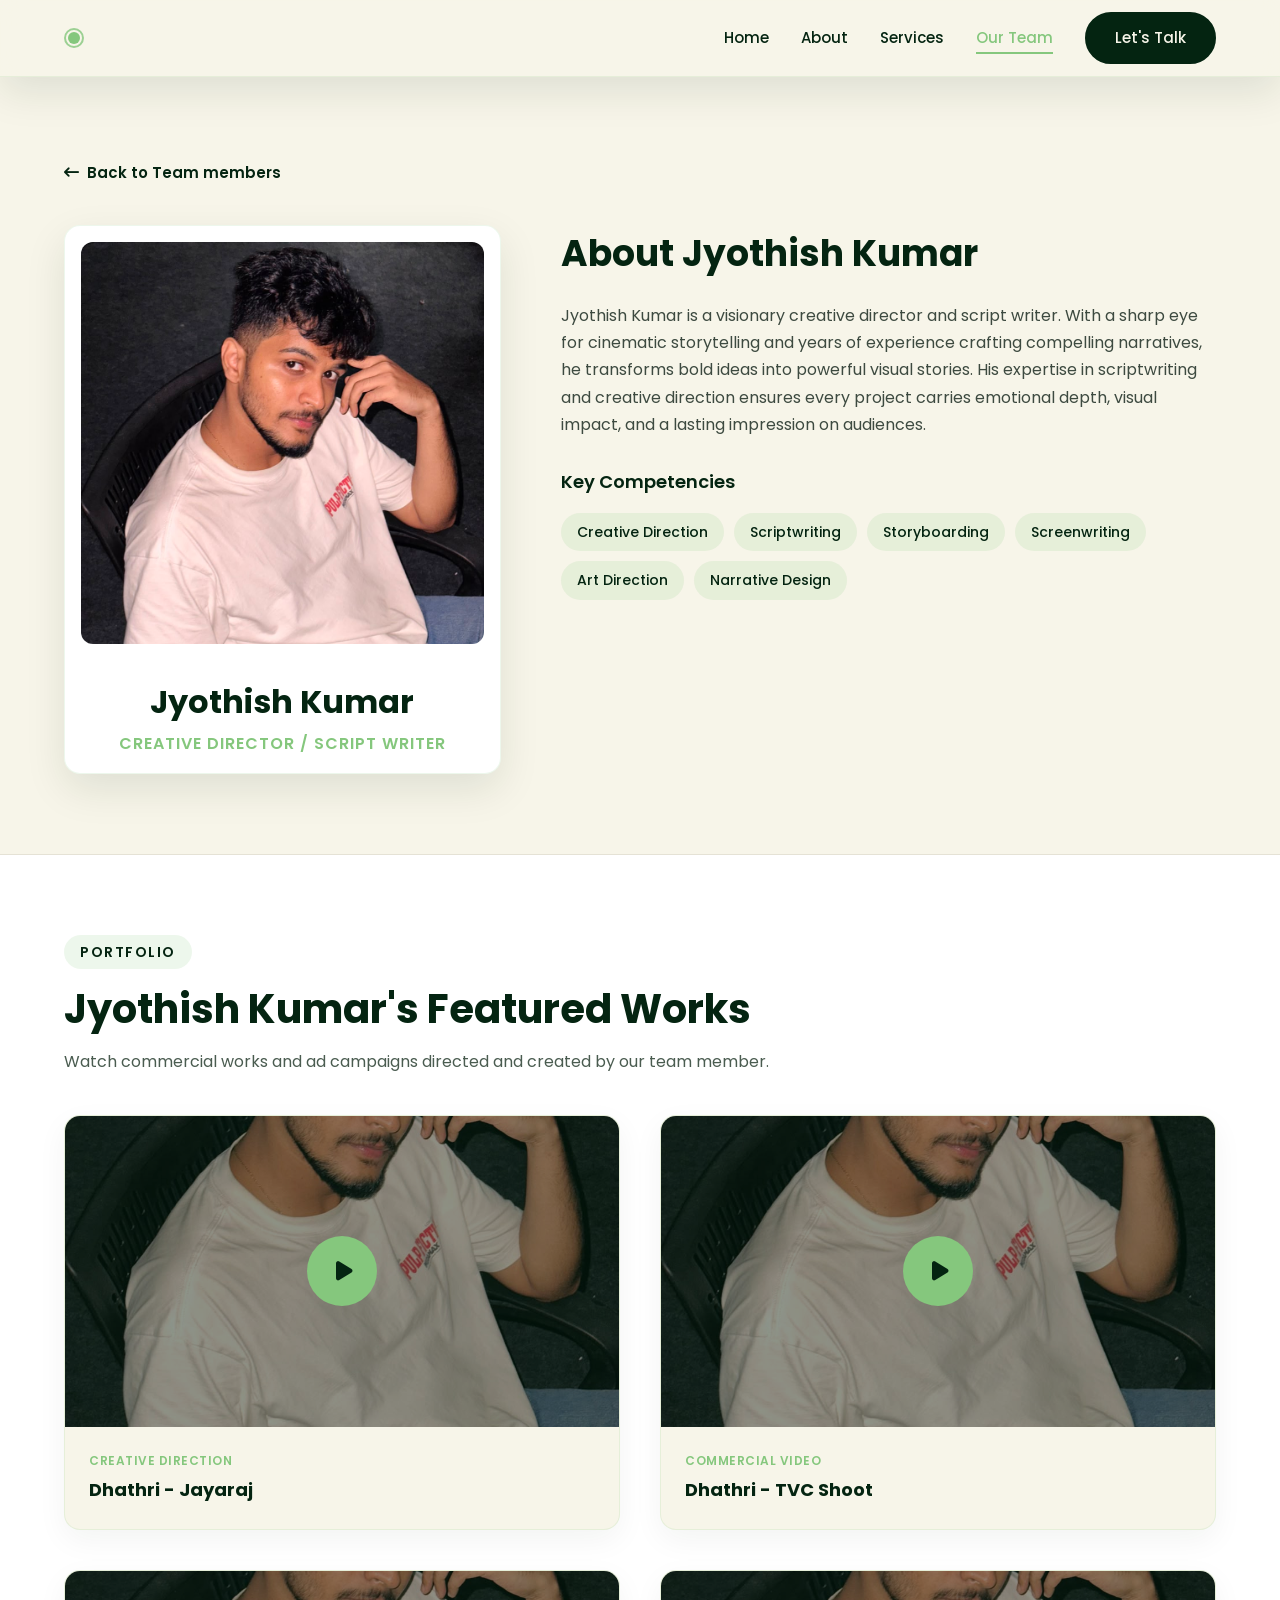
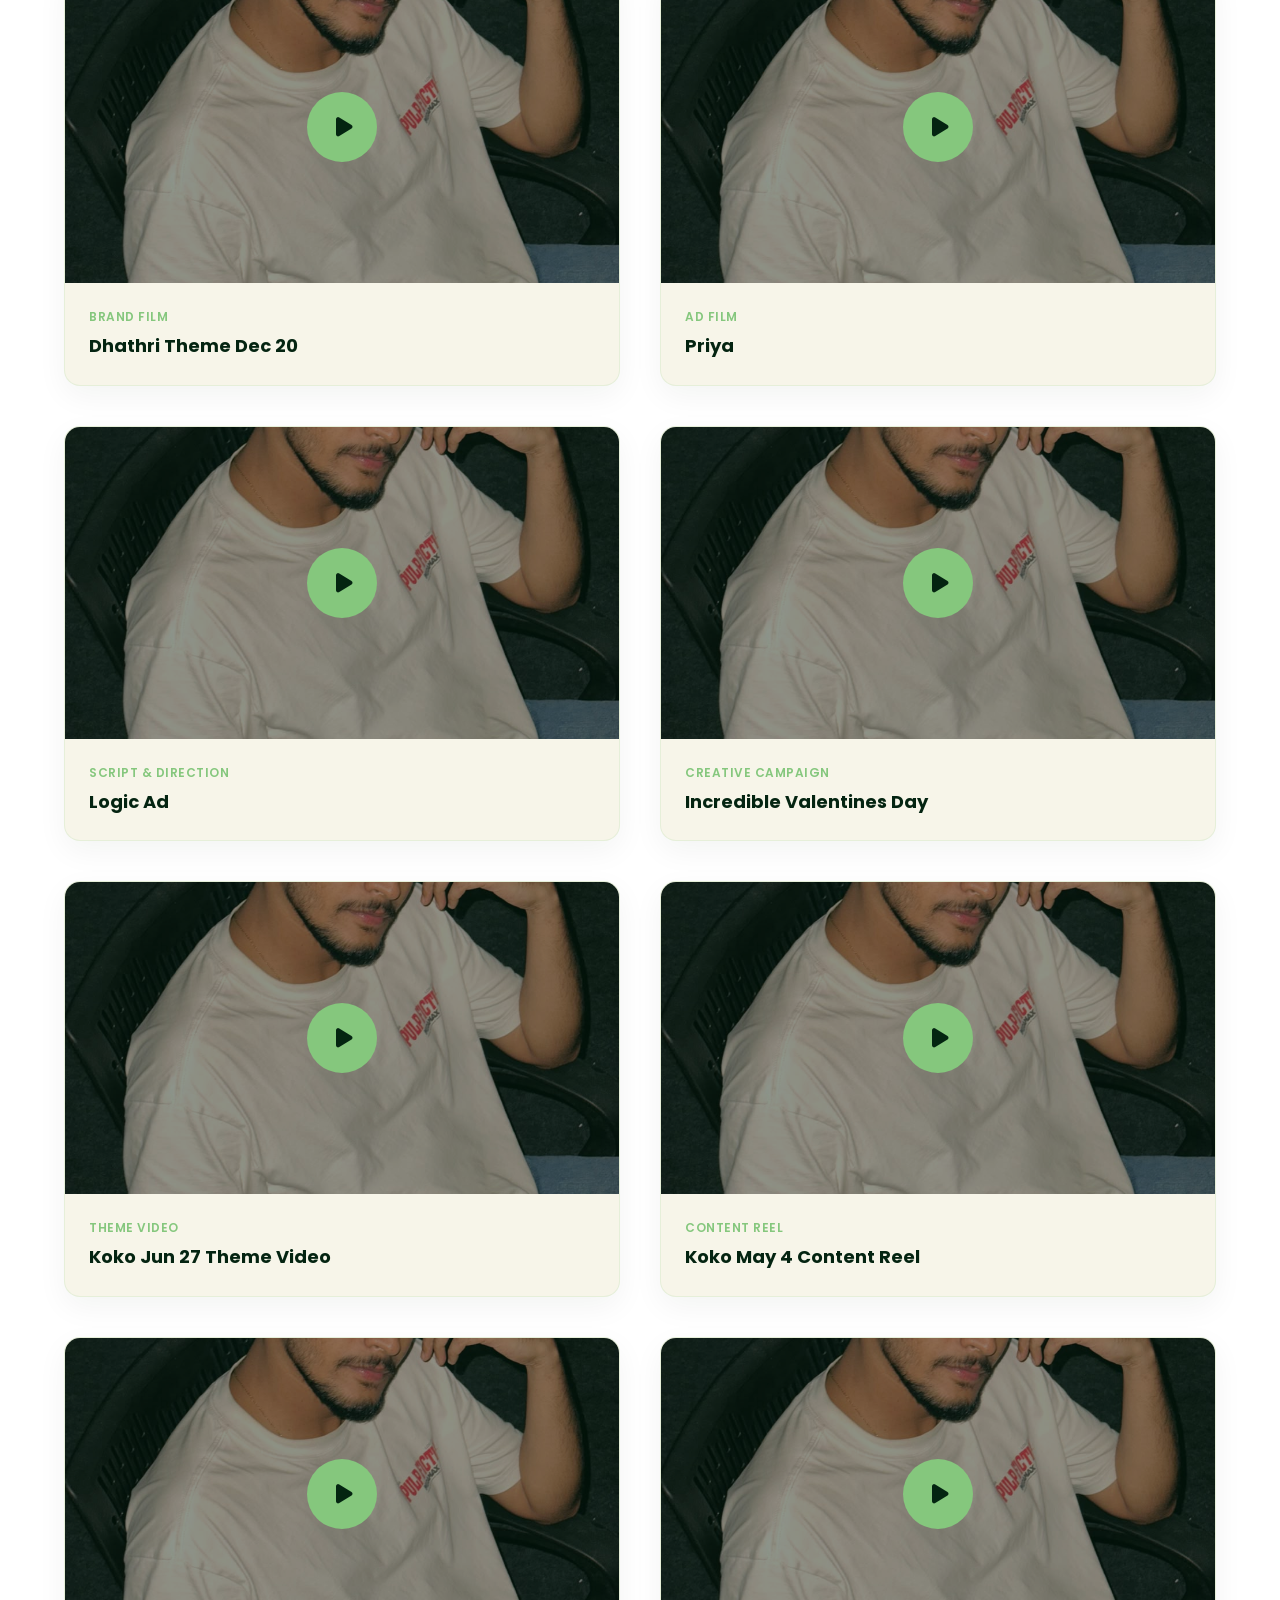
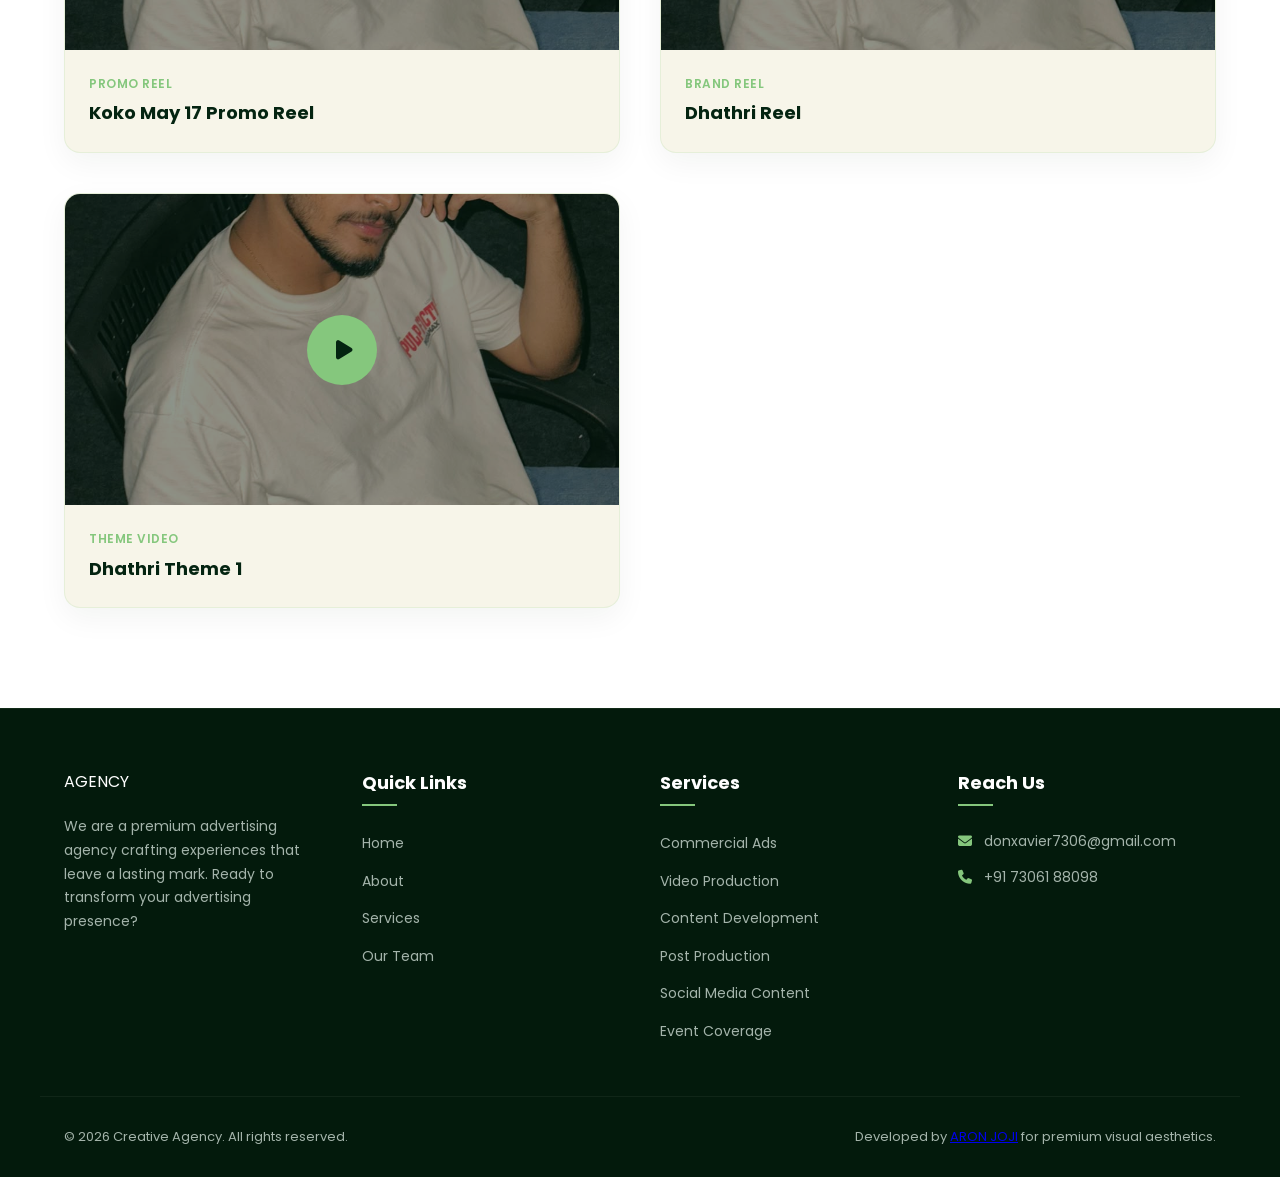
<file: member.html>
<!DOCTYPE html>
<html lang="en">

<head>
  <meta charset="UTF-8">
  <meta name="viewport" content="width=device-width, initial-scale=1.0">
  <meta name="description" content="Meet the creative force behind our Agency. Explore their portfolio and works.">
  <title>Team Portfolio | Creative Showcase</title>
  <link rel="stylesheet" href="css/styles.css">
  <link rel="stylesheet" href="https://cdnjs.cloudflare.com/ajax/libs/font-awesome/6.4.0/css/all.min.css">
</head>

<body>

  <!-- Header & Navigation -->
  <header id="header" class="scrolled">
    <div class="container navbar">
      <a href="index.html" class="logo">
        <div class="creative-dot"></div>
      </a>
      <ul class="nav-links" id="nav-links">
        <li><a href="index.html">Home</a></li>
        <li><a href="index.html#about">About</a></li>
        <li><a href="index.html#services">Services</a></li>
        <li><a href="index.html#team" class="active">Our Team</a></li>
        <li><a href="index.html#contact" class="cta-btn">Let's Talk</a></li>
      </ul>
      <button class="menu-toggle" id="menu-toggle" aria-label="Toggle Menu">
        <span></span>
        <span></span>
        <span></span>
      </button>
    </div>
  </header>

  <!-- Member Detail Section -->
  <main class="member-detail-section">
    <div class="container">
      <a href="index.html#team" class="back-home-link">
        <i class="fa-solid fa-arrow-left-long"></i> Back to Team members
      </a>

      <div class="member-detail-grid" id="member-detail-container">
        <!-- Dynamic loading of member details will be injected here by member.js -->
        <div style="grid-column: span 2; text-align: center; padding: 100px 0;">
          <i class="fa-solid fa-circle-notch fa-spin" style="font-size: 40px; color: var(--primary-green);"></i>
          <p style="margin-top: 15px; font-weight: 500;">Loading artist profile...</p>
        </div>
      </div>
    </div>
  </main>

  <!-- Member Portfolio Section -->
  <section class="portfolio-section" id="portfolio-section" style="display: none;">
    <div class="container">
      <div class="section-header" style="margin-bottom: 40px; text-align: left; max-width: 100%;">
        <span class="section-tag" id="portfolio-tag">PORTFOLIO</span>
        <h2 id="portfolio-title">Featured Works</h2>
        <p>Watch commercial works and ad campaigns directed and created by our team member.</p>
      </div>

      <div class="portfolio-grid" id="portfolio-grid">
        <!-- Dynamic portfolio video cards will be injected here -->
      </div>
    </div>
  </section>

  <!-- Footer -->
  <footer>
    <div class="container footer-grid">
      <div class="footer-col">
        <a href="index.html" class="logo" style="margin-bottom: 20px;">
          <span class="logo-text" style="color: var(--white);">AGENCY</span>
        </a>
        <p>We are a premium advertising agency crafting experiences that leave a lasting mark. Ready to transform your
          advertising presence?</p>
      </div>
      <div class="footer-col">
        <h3>Quick Links</h3>
        <ul>
          <li><a href="index.html">Home</a></li>
          <li><a href="index.html#about">About</a></li>
          <li><a href="index.html#services">Services</a></li>
          <li><a href="index.html#team">Our Team</a></li>
        </ul>
      </div>
      <div class="footer-col">
        <h3>Services</h3>
        <ul>
          <li><a href="index.html#services">Commercial Ads</a></li>
          <li><a href="index.html#services">Video Production</a></li>
          <li><a href="index.html#services">Content Development</a></li>
          <li><a href="index.html#services">Post Production</a></li>
          <li><a href="index.html#services">Social Media Content</a></li>
          <li><a href="index.html#services">Event Coverage</a></li>
        </ul>
      </div>
      <div class="footer-col">
        <h3>Reach Us</h3>
        <p><i class="fa-solid fa-envelope" style="color: var(--primary-green); margin-right: 8px;"></i>
          donxavier7306@gmail.com</p>
        <p style="margin-top: 12px;"><i class="fa-solid fa-phone"
            style="color: var(--primary-green); margin-right: 8px;"></i> +91 73061 88098</p>
      </div>
    </div>
    <div class="container footer-bottom">
      <p>&copy; 2026 Creative Agency. All rights reserved.</p>
      <p>Developed by <a href="https://aronjoji.netlify.app/" target="_blank">ARON JOJI</a> for premium visual
        aesthetics.</p>
    </div>
  </footer>

  <!-- Video Lightbox Modal -->
  <div id="video-lightbox" class="video-lightbox">
    <button class="lightbox-close" id="lightbox-close" aria-label="Close video">&times;</button>
    <div class="lightbox-content">
      <div class="lightbox-video-wrapper">
        <iframe id="lightbox-iframe" src="" allow="autoplay; encrypted-media" allowfullscreen></iframe>
      </div>
    </div>
  </div>

  <script src="js/member.js"></script>
</body>

</html>
</file>
<file: css/styles.css>
@import url('https://fonts.googleapis.com/css2?family=Poppins:ital,wght@0,300;0,400;0,500;0,600;0,700;1,400&display=swap');

:root {
  --bg-cream: #f7f5e9;
  --primary-green: #85c77d;
  --accent-green: #bfdc8f;
  --dark-green: #042411;
  --dark-green-rgb: 4, 36, 17;
  --white: #ffffff;
  --text-dark: #121f16;
  --text-light: #f7f5e9;
  --gray-light: #e5e2d5;
  --transition-smooth: all 0.4s cubic-bezier(0.16, 1, 0.3, 1);
  --shadow-subtle: 0 10px 30px rgba(4, 36, 17, 0.05);
  --shadow-medium: 0 15px 40px rgba(4, 36, 17, 0.1);
  --border-radius: 16px;
}

* {
  box-sizing: border-box;
  margin: 0;
  padding: 0;
  font-family: 'Poppins', sans-serif;
  scroll-behavior: smooth;
}

body {
  background-color: var(--bg-cream);
  color: var(--text-dark);
  overflow-x: hidden;
  line-height: 1.6;
}

/* Scrollbar Styles */
::-webkit-scrollbar {
  width: 10px;
}
::-webkit-scrollbar-track {
  background: var(--bg-cream);
}
::-webkit-scrollbar-thumb {
  background: var(--primary-green);
  border-radius: 5px;
}
::-webkit-scrollbar-thumb:hover {
  background: #73b36c;
}

/* Header & Navigation */
header {
  position: fixed;
  top: 0;
  left: 0;
  width: 100%;
  z-index: 1000;
  transition: var(--transition-smooth);
  padding: 16px 0;
  background: rgba(247, 245, 233, 0.92);
  backdrop-filter: blur(12px);
  -webkit-backdrop-filter: blur(12px);
  box-shadow: var(--shadow-subtle);
  border-bottom: 1px solid rgba(133, 199, 125, 0.15);
}

header.scrolled {
  padding: 12px 0;
  background: rgba(247, 245, 233, 0.96);
  box-shadow: var(--shadow-medium);
}

.container {
  max-width: 1200px;
  margin: 0 auto;
  padding: 0 24px;
}

.navbar {
  display: flex;
  justify-content: space-between;
  align-items: center;
  min-height: 40px;
}

.logo {
  display: flex;
  align-items: center;
  gap: 12px;
  text-decoration: none;
  min-width: 40px;
}

.creative-dot {
  width: 12px;
  height: 12px;
  background-color: var(--primary-green);
  border-radius: 50%;
  position: relative;
  margin-left: 4px;
}

.creative-dot::after {
  content: '';
  position: absolute;
  top: -4px;
  left: -4px;
  right: -4px;
  bottom: -4px;
  border: 2px solid var(--primary-green);
  border-radius: 50%;
  animation: pulse-ring 2s cubic-bezier(0.215, 0.61, 0.355, 1) infinite;
  opacity: 0.8;
}

@keyframes pulse-ring {
  0% { transform: scale(0.5); opacity: 0.8; }
  100% { transform: scale(1.8); opacity: 0; }
}


.logo img {
  height: 40px;
  width: auto;
  border-radius: 4px;
  object-fit: contain;
  mix-blend-mode: multiply;
  transition: var(--transition-smooth);
}

header.scrolled .logo img {
  height: 35px;
}

.nav-links {
  display: flex;
  list-style: none;
  gap: 32px;
  align-items: center;
  margin-left: auto;
}

.nav-links a {
  text-decoration: none;
  color: var(--dark-green);
  font-weight: 500;
  font-size: 15px;
  transition: var(--transition-smooth);
  position: relative;
  padding: 6px 0;
}

.nav-links a:hover,
.nav-links a.active {
  color: var(--primary-green);
}

.nav-links a:not(.cta-btn)::after {
  content: '';
  position: absolute;
  bottom: 0;
  left: 0;
  width: 0;
  height: 2px;
  background-color: var(--primary-green);
  transition: var(--transition-smooth);
}

.nav-links a:not(.cta-btn):hover::after,
.nav-links a:not(.cta-btn).active::after {
  width: 100%;
}

/* Base structural style for all CTA buttons */
.cta-btn {
  padding: 12px 28px !important;
  border-radius: 50px;
  font-weight: 600;
  text-decoration: none;
  transition: var(--transition-smooth);
  display: inline-block;
  text-align: center;
  white-space: nowrap;
}

/* Specific styling for the CTA button in the header navbar */
.nav-links a.cta-btn {
  background-color: var(--dark-green);
  color: var(--bg-cream) !important;
  border: 2px solid var(--dark-green);
}

.nav-links a.cta-btn:hover {
  background-color: transparent !important;
  color: var(--dark-green) !important;
  border-color: var(--dark-green);
  transform: translateY(-2px);
}



.menu-toggle {
  display: none;
  flex-direction: column;
  gap: 6px;
  cursor: pointer;
  background: none;
  border: none;
  z-index: 1001;
  margin-left: auto;
}

.menu-toggle span {
  display: block;
  width: 28px;
  height: 3px;
  background-color: var(--dark-green);
  border-radius: 2px;
  transition: var(--transition-smooth);
}



/* Hero Section */
.hero {
  background-color: var(--dark-green);
  color: var(--text-light);
  min-height: 100vh;
  display: flex;
  align-items: center;
  position: relative;
  padding-top: 100px;
  overflow: hidden;
}

/* Decorative circles */
.hero::before {
  content: '';
  position: absolute;
  top: -10%;
  right: -10%;
  width: 50vw;
  height: 50vw;
  border-radius: 50%;
  background: radial-gradient(circle, rgba(133, 199, 125, 0.2) 0%, rgba(191, 220, 143, 0.05) 70%);
  filter: blur(80px);
  pointer-events: none;
}

.hero::after {
  content: '';
  position: absolute;
  bottom: -20%;
  left: -10%;
  width: 40vw;
  height: 40vw;
  border-radius: 50%;
  background: radial-gradient(circle, rgba(191, 220, 143, 0.15) 0%, rgba(133, 199, 125, 0) 60%);
  filter: blur(60px);
  pointer-events: none;
}

.hero-grid {
  display: grid;
  grid-template-columns: 1.2fr 0.8fr;
  gap: 48px;
  align-items: center;
  position: relative;
  z-index: 2;
}

.hero-content h1 {
  font-size: 58px;
  font-weight: 700;
  line-height: 1.15;
  margin-bottom: 24px;
}

.hero-content h1 span {
  background: linear-gradient(135deg, var(--accent-green) 0%, var(--primary-green) 100%);
  -webkit-background-clip: text;
  -webkit-text-fill-color: transparent;
}

.hero-content p {
  font-size: 18px;
  margin-bottom: 40px;
  color: rgba(247, 245, 233, 0.8);
  max-width: 540px;
}

.hero-buttons {
  display: flex;
  gap: 20px;
  align-items: center;
}

.hero-btn-primary {
  background: linear-gradient(135deg, var(--primary-green) 0%, var(--accent-green) 100%);
  color: var(--dark-green);
  border: 2px solid transparent;
  font-size: 16px;
}

.hero-btn-primary:hover {
  background: transparent !important;
  color: var(--accent-green) !important;
  border-color: var(--accent-green);
  box-shadow: 0 0 20px rgba(133, 199, 125, 0.4);
}

.hero-btn-secondary {
  border: 2px solid rgba(247, 245, 233, 0.3);
  background: transparent;
  color: var(--text-light);
  padding: 12px 28px;
  border-radius: 50px;
  font-weight: 600;
  text-decoration: none;
  transition: var(--transition-smooth);
  display: inline-block;
  white-space: nowrap;
}

.hero-btn-secondary:hover {
  border-color: var(--primary-green);
  color: var(--primary-green);
  background: rgba(133, 199, 125, 0.05);
  transform: translateY(-2px);
}


.hero-visual {
  position: relative;
  display: flex;
  justify-content: center;
  align-items: center;
}

.visual-sphere {
  width: 320px;
  height: 320px;
  border-radius: 50%;
  background: linear-gradient(135deg, var(--primary-green) 0%, var(--accent-green) 100%);
  box-shadow: 0 0 50px rgba(133, 199, 125, 0.3);
  position: relative;
  animation: float 6s ease-in-out infinite;
}

.visual-card {
  position: absolute;
  background: rgba(255, 255, 255, 0.15);
  backdrop-filter: blur(10px);
  -webkit-backdrop-filter: blur(10px);
  border: 1px solid rgba(255, 255, 255, 0.2);
  border-radius: var(--border-radius);
  padding: 20px;
  color: var(--white);
  box-shadow: var(--shadow-medium);
  animation: float-delayed 8s ease-in-out infinite;
}

.visual-card-1 {
  top: 10%;
  left: -20px;
  max-width: 180px;
}

.visual-card-2 {
  bottom: 10%;
  right: -20px;
  max-width: 200px;
}

.visual-card h4 {
  font-size: 16px;
  font-weight: 600;
  margin-bottom: 4px;
}

.visual-card p {
  font-size: 12px;
  opacity: 0.8;
}

/* Animations */
@keyframes float {
  0%, 100% {
    transform: translateY(0px) rotate(0deg);
  }
  50% {
    transform: translateY(-20px) rotate(5deg);
  }
}

@keyframes float-delayed {
  0%, 100% {
    transform: translateY(0px) scale(1);
  }
  50% {
    transform: translateY(15px) scale(1.03);
  }
}

/* Section Header */
.section-header {
  text-align: center;
  max-width: 700px;
  margin: 0 auto 60px;
}

.section-tag {
  display: inline-block;
  background: rgba(133, 199, 125, 0.15);
  color: var(--dark-green);
  padding: 6px 16px;
  border-radius: 50px;
  font-size: 14px;
  font-weight: 600;
  text-transform: uppercase;
  letter-spacing: 1.5px;
  margin-bottom: 16px;
}

.section-header h2 {
  font-size: 40px;
  font-weight: 700;
  color: var(--dark-green);
  line-height: 1.2;
}

.section-header p {
  font-size: 16px;
  color: #4a5c50;
  margin-top: 16px;
}

/* About Section */
.about {
  padding: 100px 0;
  background-color: var(--bg-cream);
  position: relative;
}

.about-grid {
  display: grid;
  grid-template-columns: 1fr 1fr;
  gap: 60px;
  align-items: center;
}

.about-img-wrapper {
  position: relative;
}

.about-img-wrapper::before {
  content: '';
  position: absolute;
  top: 20px;
  left: -20px;
  width: 100%;
  height: 100%;
  border: 3px solid var(--primary-green);
  border-radius: var(--border-radius);
  z-index: 1;
}

.about-img {
  width: 100%;
  aspect-ratio: 4 / 3;
  border-radius: var(--border-radius);
  position: relative;
  z-index: 2;
  box-shadow: var(--shadow-medium);
  object-fit: cover;
}


.about-content h3 {
  font-size: 28px;
  font-weight: 700;
  color: var(--dark-green);
  margin-bottom: 20px;
}

.about-content p {
  margin-bottom: 24px;
  color: #3d4a40;
}

.capabilities-container {
  display: flex;
  flex-wrap: wrap;
  gap: 12px;
  margin-top: 30px;
}

.capability-pill {
  display: inline-flex;
  align-items: center;
  gap: 8px;
  padding: 10px 20px;
  border-radius: 50px;
  background: rgba(133, 199, 125, 0.1);
  border: 1px solid rgba(133, 199, 125, 0.2);
  color: var(--dark-green);
  font-size: 14px;
  font-weight: 600;
  transition: var(--transition-smooth);
  animation: floatPill 4s ease-in-out infinite;
}

.capability-pill i {
  color: var(--primary-green);
}

.capability-pill:nth-child(even) {
  animation-delay: 1s;
}

.capability-pill:nth-child(3n) {
  animation-delay: 2s;
}

.capability-pill:hover {
  background: var(--dark-green);
  color: var(--bg-cream);
  border-color: var(--dark-green);
  transform: translateY(-5px) !important;
  box-shadow: 0 8px 20px rgba(4, 36, 17, 0.15);
  animation-play-state: paused;
}

@keyframes floatPill {
  0% {
    transform: translateY(0px);
  }
  50% {
    transform: translateY(-6px);
  }
  100% {
    transform: translateY(0px);
  }
}

/* Services / Features */
.services {
  padding: 100px 0;
  background-color: var(--white);
}

.services-grid {
  display: grid;
  grid-template-columns: repeat(auto-fit, minmax(280px, 1fr));
  gap: 30px;
}

.service-card {
  padding: 40px 30px;
  background: var(--bg-cream);
  border-radius: var(--border-radius);
  border: 1px solid rgba(133, 199, 125, 0.15);
  transition: var(--transition-smooth);
  position: relative;
  overflow: hidden;
}

.service-card::after {
  content: '';
  position: absolute;
  bottom: 0;
  left: 0;
  width: 100%;
  height: 4px;
  background: linear-gradient(90deg, var(--primary-green), var(--accent-green));
  transform: scaleX(0);
  transform-origin: left;
  transition: var(--transition-smooth);
}

.service-card:hover {
  transform: translateY(-8px);
  box-shadow: var(--shadow-medium);
}

.service-card:hover::after {
  transform: scaleX(1);
}

.service-icon {
  width: 60px;
  height: 60px;
  border-radius: 50%;
  background: var(--white);
  display: flex;
  align-items: center;
  justify-content: center;
  margin-bottom: 24px;
  font-size: 24px;
  color: var(--dark-green);
  box-shadow: var(--shadow-subtle);
  border: 1px solid rgba(133, 199, 125, 0.2);
}

.service-card h3 {
  font-size: 20px;
  font-weight: 600;
  color: var(--dark-green);
  margin-bottom: 12px;
}

.service-card p {
  font-size: 14px;
  color: #55665b;
}

/* Team Section */
.team {
  padding: 100px 0;
  background-color: var(--bg-cream);
}

.team-grid {
  display: grid;
  grid-template-columns: repeat(3, 1fr);
  gap: 30px;
}

.member-card {
  background: var(--white);
  border-radius: var(--border-radius);
  overflow: hidden;
  box-shadow: var(--shadow-subtle);
  border: 1px solid rgba(133, 199, 125, 0.1);
  transition: var(--transition-smooth);
  display: flex;
  flex-direction: column;
}

.member-card:hover {
  transform: translateY(-8px);
  box-shadow: var(--shadow-medium);
}

.member-img-box {
  width: 100%;
  position: relative;
  overflow: hidden;
  padding-top: 100%; /* Square aspect ratio */
}

.member-img {
  position: absolute;
  top: 0;
  left: 0;
  width: 100%;
  height: 100%;
  object-fit: cover;
  object-position: top center;
  transition: var(--transition-smooth);
}

.member-card:hover .member-img {
  transform: scale(1.05);
}

.member-info {
  padding: 30px;
  flex-grow: 1;
  display: flex;
  flex-direction: column;
}

.member-role {
  font-size: 13px;
  text-transform: uppercase;
  letter-spacing: 1px;
  color: var(--primary-green);
  font-weight: 600;
  margin-bottom: 8px;
}

.member-name {
  font-size: 22px;
  font-weight: 700;
  color: var(--dark-green);
  margin-bottom: 12px;
}

.member-bio {
  font-size: 14px;
  color: #55665b;
  margin-bottom: 24px;
  flex-grow: 1;
}

.member-btn {
  margin-top: auto;
  align-self: flex-start;
  display: inline-flex;
  align-items: center;
  gap: 12px;
  color: var(--dark-green);
  text-decoration: none;
  font-weight: 700;
  font-size: 14px;
  transition: var(--transition-smooth);
}

.play-pulse {
  position: relative;
  width: 32px;
  height: 32px;
  background: var(--primary-green);
  border-radius: 50%;
  display: flex;
  align-items: center;
  justify-content: center;
  color: var(--dark-green);
  font-size: 12px;
  transition: var(--transition-smooth);
}

.play-pulse::after {
  content: '';
  position: absolute;
  top: 0;
  left: 0;
  width: 100%;
  height: 100%;
  border-radius: 50%;
  border: 1px solid var(--primary-green);
  animation: ripple 1.5s infinite ease-out;
}

.member-btn:hover {
  color: var(--primary-green);
}

.member-btn:hover .play-pulse {
  background: var(--dark-green);
  color: var(--primary-green);
}

@keyframes ripple {
  0% {
    transform: scale(1);
    opacity: 1;
  }
  100% {
    transform: scale(1.6);
    opacity: 0;
  }
}

/* Detail Member Page (member.html specific styles) */
.member-detail-section {
  padding-top: 160px;
  padding-bottom: 80px;
  background-color: var(--bg-cream);
}

.member-detail-grid {
  display: grid;
  grid-template-columns: 0.8fr 1.2fr;
  gap: 60px;
  align-items: start;
}

.member-detail-sticky {
  position: sticky;
  top: 120px;
}

.member-detail-img-card {
  background: var(--white);
  border-radius: var(--border-radius);
  padding: 16px;
  box-shadow: var(--shadow-medium);
  border: 1px solid rgba(133, 199, 125, 0.15);
}

.member-detail-img {
  width: 100%;
  border-radius: calc(var(--border-radius) - 4px);
  object-fit: cover;
  object-position: top center;
  aspect-ratio: 1;
}

.member-detail-meta {
  margin-top: 24px;
  text-align: center;
}

.member-detail-name {
  font-size: 32px;
  font-weight: 700;
  color: var(--dark-green);
}

.member-detail-title {
  font-size: 16px;
  color: var(--primary-green);
  font-weight: 600;
  text-transform: uppercase;
  letter-spacing: 1px;
  margin-top: 4px;
}

.member-detail-content h2 {
  font-size: 36px;
  font-weight: 700;
  color: var(--dark-green);
  margin-bottom: 20px;
}

.member-detail-content .bio-text {
  font-size: 16px;
  color: #3d4a40;
  margin-bottom: 30px;
  line-height: 1.7;
}

.skills-wrapper {
  margin-bottom: 40px;
}

.skills-title {
  font-size: 18px;
  font-weight: 600;
  color: var(--dark-green);
  margin-bottom: 16px;
}

.skills-list {
  display: flex;
  flex-wrap: wrap;
  gap: 10px;
}

.skill-tag {
  background: rgba(133, 199, 125, 0.15);
  color: var(--dark-green);
  padding: 8px 16px;
  border-radius: 50px;
  font-size: 14px;
  font-weight: 500;
}

.back-home-link {
  display: inline-flex;
  align-items: center;
  gap: 8px;
  color: var(--dark-green);
  text-decoration: none;
  font-weight: 600;
  font-size: 15px;
  margin-bottom: 40px;
  transition: var(--transition-smooth);
}

.back-home-link:hover {
  color: var(--primary-green);
  transform: translateX(-5px);
}

/* Portfolio Section */
.portfolio-section {
  padding: 80px 0 100px;
  background-color: var(--white);
  border-top: 1px solid var(--gray-light);
}

.portfolio-grid {
  display: grid;
  grid-template-columns: repeat(2, 1fr);
  gap: 40px;
  margin-top: 40px;
}

.portfolio-card {
  background: var(--bg-cream);
  border-radius: var(--border-radius);
  overflow: hidden;
  box-shadow: var(--shadow-subtle);
  border: 1px solid rgba(133, 199, 125, 0.15);
  transition: var(--transition-smooth);
}

.portfolio-card:hover {
  transform: translateY(-5px);
  box-shadow: var(--shadow-medium);
}

/* Video Thumbnail Container and Cover styling */
.video-thumbnail-container {
  position: relative;
  width: 100%;
  padding-bottom: 56.25%; /* 16:9 Aspect Ratio */
  height: 0;
  overflow: hidden;
  background-color: var(--dark-green);
  cursor: pointer;
}

.portfolio-thumbnail {
  position: absolute;
  top: 0;
  left: 0;
  width: 100%;
  height: 100%;
  object-fit: cover;
  transition: transform var(--transition-smooth);
}

.portfolio-card:hover .portfolio-thumbnail {
  transform: scale(1.05);
}

/* Play Overlay styling */
.play-overlay {
  position: absolute;
  top: 0;
  left: 0;
  width: 100%;
  height: 100%;
  background: rgba(4, 36, 17, 0.45);
  display: flex;
  align-items: center;
  justify-content: center;
  opacity: 1;
  transition: background var(--transition-smooth);
}

.portfolio-card:hover .play-overlay {
  background: rgba(4, 36, 17, 0.6);
}

/* Pulsing Play Button animation */
.play-button-pulsing {
  width: 70px;
  height: 70px;
  background: var(--primary-green);
  color: var(--dark-green);
  border-radius: 50%;
  display: flex;
  align-items: center;
  justify-content: center;
  font-size: 22px;
  box-shadow: 0 0 0 0 rgba(133, 199, 125, 0.6);
  animation: play-pulse 2s infinite;
  transition: transform var(--transition-smooth), background-color var(--transition-smooth);
}

.play-button-pulsing i {
  margin-left: 4px; /* Center alignment offset for visual balance */
}

.portfolio-card:hover .play-button-pulsing {
  transform: scale(1.1);
  background: var(--accent-green);
}

@keyframes play-pulse {
  0% {
    box-shadow: 0 0 0 0 rgba(133, 199, 125, 0.7);
  }
  70% {
    box-shadow: 0 0 0 20px rgba(133, 199, 125, 0);
  }
  100% {
    box-shadow: 0 0 0 0 rgba(133, 199, 125, 0);
  }
}

/* Fullscreen Video Lightbox Modal */
.video-lightbox {
  position: fixed;
  top: 0;
  left: 0;
  width: 100%;
  height: 100%;
  background-color: rgba(4, 36, 17, 0.96); /* Deep dark theme green overlay */
  backdrop-filter: blur(10px);
  z-index: 2000;
  display: flex;
  align-items: center;
  justify-content: center;
  opacity: 0;
  pointer-events: none;
  transition: opacity var(--transition-smooth);
}

.video-lightbox.active {
  opacity: 1;
  pointer-events: auto;
}

.lightbox-close {
  position: absolute;
  top: 30px;
  right: 30px;
  background: transparent;
  border: none;
  color: var(--bg-cream);
  font-size: 45px;
  cursor: pointer;
  transition: var(--transition-smooth);
  z-index: 2001;
}

.lightbox-close:hover {
  color: var(--primary-green);
  transform: scale(1.15);
}

.lightbox-content {
  width: 90%;
  max-width: 1000px;
  aspect-ratio: 16 / 9;
  background: #000;
  border-radius: 16px;
  overflow: hidden;
  box-shadow: 0 25px 60px rgba(0, 0, 0, 0.65);
  border: 1px solid rgba(133, 199, 125, 0.15);
  position: relative;
}

.lightbox-video-wrapper {
  position: relative;
  width: 100%;
  height: 100%;
}

.lightbox-video-wrapper iframe {
  position: absolute;
  top: 0;
  left: 0;
  width: 100%;
  height: 100%;
  border: 0;
}

.portfolio-card-info {
  padding: 24px;
}

.portfolio-card-category {
  font-size: 12px;
  font-weight: 600;
  text-transform: uppercase;
  color: var(--primary-green);
  letter-spacing: 0.5px;
  margin-bottom: 6px;
}

.portfolio-card-title {
  font-size: 18px;
  font-weight: 700;
  color: var(--dark-green);
}

/* Contact Footer Section */
.contact-banner {
  background-color: var(--dark-green);
  color: var(--text-light);
  padding: 80px 0;
  text-align: center;
  position: relative;
  overflow: hidden;
}

.contact-banner::before {
  content: '';
  position: absolute;
  top: 50%;
  left: 50%;
  width: 80vw;
  height: 80vw;
  transform: translate(-50%, -50%);
  border-radius: 50%;
  background: radial-gradient(circle, rgba(133, 199, 125, 0.08) 0%, rgba(0, 0, 0, 0) 70%);
  pointer-events: none;
}

.contact-banner h2 {
  font-size: 42px;
  font-weight: 700;
  margin-bottom: 20px;
}

.contact-banner p {
  font-size: 16px;
  margin-bottom: 32px;
  opacity: 0.8;
  max-width: 500px;
  margin-left: auto;
  margin-right: auto;
}

/* Footer styling */
footer {
  background-color: #031a0c;
  color: #a4b4ab;
  padding: 60px 0 30px;
  border-top: 1px solid rgba(133, 199, 125, 0.1);
}

.footer-grid {
  display: grid;
  grid-template-columns: repeat(4, 1fr);
  gap: 40px;
  margin-bottom: 40px;
}

.footer-col h3 {
  color: var(--white);
  font-size: 18px;
  margin-bottom: 24px;
  position: relative;
  padding-bottom: 8px;
}

.footer-col h3::after {
  content: '';
  position: absolute;
  bottom: 0;
  left: 0;
  width: 35px;
  height: 2px;
  background-color: var(--primary-green);
}

.footer-col p {
  font-size: 14px;
  line-height: 1.7;
}

.footer-col ul {
  list-style: none;
}

.footer-col ul li {
  margin-bottom: 12px;
}

.footer-col ul li a {
  color: #a4b4ab;
  text-decoration: none;
  font-size: 14px;
  transition: var(--transition-smooth);
}

.footer-col ul li a:hover {
  color: var(--primary-green);
  padding-left: 5px;
}

.social-links {
  display: flex;
  gap: 12px;
  margin-top: 20px;
}

.social-link {
  width: 36px;
  height: 36px;
  border-radius: 50%;
  background: rgba(255, 255, 255, 0.05);
  display: flex;
  align-items: center;
  justify-content: center;
  color: var(--white);
  text-decoration: none;
  font-size: 16px;
  transition: var(--transition-smooth);
  border: 1px solid rgba(255, 255, 255, 0.1);
}

.social-link:hover {
  background: var(--primary-green);
  color: var(--dark-green);
  border-color: var(--primary-green);
  transform: translateY(-3px);
}

.footer-bottom {
  border-top: 1px solid rgba(255, 255, 255, 0.05);
  padding-top: 30px;
  display: flex;
  justify-content: space-between;
  align-items: center;
  font-size: 13px;
}

/* ===== Our Work Section ===== */
.our-work {
  padding: 100px 0;
  background-color: var(--dark-green);
  position: relative;
  overflow: hidden;
}

.our-work::before {
  content: '';
  position: absolute;
  top: -20%;
  left: -15%;
  width: 55vw;
  height: 55vw;
  border-radius: 50%;
  background: radial-gradient(circle, rgba(133,199,125,0.12) 0%, transparent 70%);
  filter: blur(80px);
  pointer-events: none;
}

.our-work::after {
  content: '';
  position: absolute;
  bottom: -20%;
  right: -15%;
  width: 45vw;
  height: 45vw;
  border-radius: 50%;
  background: radial-gradient(circle, rgba(191,220,143,0.08) 0%, transparent 70%);
  filter: blur(60px);
  pointer-events: none;
}

.work-showcase {
  display: grid;
  grid-template-columns: repeat(3, 1fr);
  gap: 30px;
  position: relative;
  z-index: 2;
}

/* Card General Style */
.work-card {
  background: rgba(255, 255, 255, 0.02);
  border: 1px solid rgba(133, 199, 125, 0.12);
  border-radius: 20px;
  overflow: hidden;
  display: flex;
  flex-direction: column;
  transition: transform 0.4s cubic-bezier(0.16, 1, 0.3, 1), border-color 0.4s ease, box-shadow 0.4s ease;
  cursor: pointer;
  outline: none;
}

.work-card:hover, .work-card:focus-within {
  transform: translateY(-6px);
  border-color: rgba(133, 199, 125, 0.4);
  box-shadow: 0 20px 40px rgba(0, 0, 0, 0.35);
}

.work-card__thumb {
  position: relative;
  width: 100%;
  aspect-ratio: 16 / 9;
  overflow: hidden;
  background: #000;
}

.work-card__img {
  width: 100%;
  height: 100%;
  object-fit: cover;
  transition: transform 0.6s cubic-bezier(0.16, 1, 0.3, 1);
}

.work-card:hover .work-card__img {
  transform: scale(1.05);
}

.work-card__overlay {
  position: absolute;
  inset: 0;
  background: rgba(4, 36, 17, 0.4);
  display: flex;
  align-items: center;
  justify-content: center;
  transition: background 0.3s ease;
}

.work-card:hover .work-card__overlay {
  background: rgba(4, 36, 17, 0.6);
}

.work-card__play-btn {
  width: 64px;
  height: 64px;
  background: var(--primary-green);
  color: var(--dark-green);
  border-radius: 50%;
  display: flex;
  align-items: center;
  justify-content: center;
  font-size: 20px;
  z-index: 2;
  transition: transform 0.4s cubic-bezier(0.175, 0.885, 0.32, 1.275), background 0.3s ease;
}

.work-card__play-btn i {
  margin-left: 4px;
}

.work-card__play-ring {
  position: absolute;
  width: 80px;
  height: 80px;
  border: 1px solid rgba(133, 199, 125, 0.4);
  border-radius: 50%;
  z-index: 1;
  transition: transform 0.4s ease, opacity 0.4s ease;
  opacity: 0;
}

.work-card:hover .work-card__play-btn {
  transform: scale(1.1);
  background: var(--accent-green);
}

.work-card:hover .work-card__play-ring {
  transform: scale(1.15);
  opacity: 1;
}

.work-card__num {
  position: absolute;
  top: 20px;
  right: 20px;
  font-size: 14px;
  font-weight: 700;
  color: rgba(247, 245, 233, 0.5);
  background: rgba(4, 36, 17, 0.6);
  backdrop-filter: blur(4px);
  padding: 4px 10px;
  border-radius: 20px;
  border: 1px solid rgba(255, 255, 255, 0.08);
}

.work-card__body {
  padding: 24px;
  display: flex;
  flex-direction: column;
  gap: 8px;
}

.work-card__tag {
  font-size: 12px;
  font-weight: 600;
  text-transform: uppercase;
  letter-spacing: 1.5px;
  color: var(--primary-green);
}

.work-card__title {
  font-size: 20px;
  font-weight: 600;
  color: var(--white);
}

.work-card__title em {
  font-style: normal;
  color: var(--accent-green);
}

.work-card__cta {
  font-size: 13px;
  font-weight: 600;
  color: rgba(247, 245, 233, 0.6);
  display: inline-flex;
  align-items: center;
  gap: 6px;
  margin-top: 8px;
  transition: color 0.3s ease;
}

.work-card:hover .work-card__cta {
  color: var(--primary-green);
}


/* Lightbox Modal (wl) */
.wl {
  position: fixed;
  inset: 0;
  z-index: 2000;
  display: flex;
  flex-direction: column;
  align-items: center;
  justify-content: center;
  opacity: 0;
  pointer-events: none;
  transition: opacity 0.4s ease;
  padding: 20px;
}

.wl.active {
  opacity: 1;
  pointer-events: auto;
}

.wl__backdrop {
  position: absolute;
  inset: 0;
  background: rgba(4, 36, 17, 0.94);
  backdrop-filter: blur(16px);
  -webkit-backdrop-filter: blur(16px);
}

/* Top bar: close button + title — sits ABOVE the video */
.wl__topbar {
  position: relative;
  z-index: 3;
  display: flex;
  align-items: center;
  justify-content: space-between;
  width: 90%;
  max-width: 1100px;
  margin-bottom: 14px;
}

.wl__title {
  font-size: 14px;
  font-weight: 600;
  color: rgba(247, 245, 233, 0.75);
  letter-spacing: 0.5px;
  white-space: nowrap;
  overflow: hidden;
  text-overflow: ellipsis;
  max-width: calc(100% - 60px);
}

.wl__close {
  flex-shrink: 0;
  width: 44px;
  height: 44px;
  background: rgba(255, 255, 255, 0.08);
  border: 1px solid rgba(255, 255, 255, 0.15);
  border-radius: 50%;
  color: var(--white);
  font-size: 18px;
  display: flex;
  align-items: center;
  justify-content: center;
  cursor: pointer;
  transition: all 0.3s ease;
  position: relative;
  z-index: 3;
}

.wl__close:hover {
  background: var(--primary-green);
  color: var(--dark-green);
  border-color: var(--primary-green);
}

.wl__box {
  position: relative;
  width: 90%;
  max-width: 1100px;
  aspect-ratio: 16 / 9;
  background: #000;
  border-radius: 20px;
  overflow: hidden;
  box-shadow: 0 30px 70px rgba(0, 0, 0, 0.7);
  border: 1px solid rgba(133, 199, 125, 0.2);
  transform: scale(0.95);
  transition: transform 0.4s cubic-bezier(0.16, 1, 0.3, 1);
  z-index: 2;
}

.wl.active .wl__box {
  transform: scale(1);
}

.wl__frame {
  width: 100%;
  height: 100%;
}

.wl__frame iframe {
  width: 100%;
  height: 100%;
  border: none;
}

/* Responsive showcase rules */
@media (max-width: 991px) {
  .work-showcase {
    grid-template-columns: repeat(2, 1fr);
    gap: 24px;
  }
}

@media (max-width: 768px) {
  .work-showcase {
    grid-template-columns: 1fr;
    gap: 20px;
  }

  /* Mobile: lightbox fills screen, video below a touch-friendly top bar */
  .wl {
    padding: 0;
    justify-content: flex-start;
  }

  .wl__topbar {
    width: 100%;
    max-width: none;
    padding: 14px 16px;
    margin-bottom: 0;
    background: rgba(4, 36, 17, 0.6);
    backdrop-filter: blur(8px);
    -webkit-backdrop-filter: blur(8px);
    border-bottom: 1px solid rgba(133, 199, 125, 0.15);
  }

  .wl__title {
    font-size: 13px;
  }

  .wl__close {
    width: 44px;
    height: 44px;
    font-size: 16px;
    /* Larger tap target */
    -webkit-tap-highlight-color: transparent;
  }

  .wl__box {
    width: 100%;
    max-width: none;
    border-radius: 0;
    border: none;
    box-shadow: none;
    aspect-ratio: 16 / 9;
    /* On very tall phones, let the box grow to fill remaining height */
    flex: 1;
    min-height: 0;
  }

  /* Override aspect-ratio on very small heights (landscape phones) */
  @media (max-height: 500px) {
    .wl {
      justify-content: flex-start;
    }
    .wl__box {
      aspect-ratio: unset;
      height: calc(100vh - 72px);
    }
  }
}


/* Mobile responsive adjustments */
@media (max-width: 991px) {
  .hero {
    padding-top: 120px;
    min-height: auto;
    padding-bottom: 80px;
  }
  .hero-grid {
    grid-template-columns: 1fr;
    text-align: center;
    gap: 40px;
  }
  .hero-content h1 {
    font-size: 42px;
  }
  .hero-content p {
    margin-left: auto;
    margin-right: auto;
  }
  .hero-buttons {
    justify-content: center;
  }
  .hero-visual {
    margin-top: 20px;
  }
  .about-grid {
    grid-template-columns: 1fr;
    gap: 40px;
  }
  .team-grid {
    grid-template-columns: repeat(2, 1fr);
  }
  .member-detail-grid {
    grid-template-columns: 1fr;
    gap: 40px;
  }
  .member-detail-sticky {
    position: static;
  }
  .member-detail-img-card {
    max-width: 400px;
    margin: 0 auto;
  }
  .portfolio-grid {
    grid-template-columns: 1fr;
    gap: 30px;
  }
  .footer-grid {
    grid-template-columns: repeat(2, 1fr);
  }
}

@media (max-width: 768px) {
  header {
    top: 15px;
    left: 15px;
    right: 15px;
    width: calc(100% - 30px);
    border-radius: 30px;
    padding: 10px 0;
    background: rgba(247, 245, 233, 0.9);
    backdrop-filter: blur(12px);
    -webkit-backdrop-filter: blur(12px);
    box-shadow: 0 8px 32px rgba(4, 36, 17, 0.08);
    border: 1px solid rgba(133, 199, 125, 0.2);
  }
  header.scrolled {
    padding: 8px 0;
    background: rgba(247, 245, 233, 0.95);
    box-shadow: 0 10px 35px rgba(4, 36, 17, 0.12);
  }
  .menu-toggle {
    display: flex;
  }
  .nav-links {
    position: absolute;
    top: calc(100% + 12px);
    left: 0;
    right: 0;
    width: auto;
    height: auto;
    max-height: 0;
    opacity: 0;
    overflow: hidden;
    background: rgba(247, 245, 233, 0.98);
    backdrop-filter: blur(20px);
    -webkit-backdrop-filter: blur(20px);
    flex-direction: column;
    justify-content: flex-start;
    align-items: center;
    gap: 24px;
    padding: 0 24px;
    border-radius: 24px;
    box-shadow: 0 12px 40px rgba(4, 36, 17, 0.12);
    border: 1px solid rgba(133, 199, 125, 0.2);
    transition: max-height 0.4s cubic-bezier(0.16, 1, 0.3, 1), padding 0.4s ease, opacity 0.3s ease;
    z-index: 1000;
    pointer-events: none;
  }
  .nav-links.active {
    max-height: 380px;
    padding: 30px 24px;
    opacity: 1;
    pointer-events: auto;
  }
  .menu-toggle.active span:nth-child(1) {
    transform: translateY(9px) rotate(45deg);
  }
  .menu-toggle.active span:nth-child(2) {
    opacity: 0;
  }
  .menu-toggle.active span:nth-child(3) {
    transform: translateY(-9px) rotate(-45deg);
  }
  .team-grid {
    grid-template-columns: 1fr;
  }
  .portfolio-grid {
    grid-template-columns: 1fr;
    gap: 30px;
    margin-top: 30px;
  }
  .footer-grid {
    grid-template-columns: 1fr;
  }
  .footer-bottom {
    flex-direction: column;
    gap: 15px;
    text-align: center;
  }
  .video-thumbnail-container {
    padding-bottom: 56.25%;
  }
  .video-lightbox {
    background-color: #000;
    backdrop-filter: none;
  }
  .lightbox-close {
    top: 10px;
    right: 10px;
    font-size: 28px;
    color: #fff;
    z-index: 2002;
    background: rgba(0, 0, 0, 0.5);
    width: 40px;
    height: 40px;
    border-radius: 50%;
    display: flex;
    align-items: center;
    justify-content: center;
    padding: 0;
    line-height: 1;
  }
  .lightbox-content {
    width: 100%;
    height: 100%;
    max-width: none;
    aspect-ratio: auto;
    border-radius: 0;
    border: none;
    box-shadow: none;
  }
}

@media (max-width: 576px) {
  .hero-content h1 {
    font-size: 32px;
  }
  .hero-content p {
    font-size: 15px;
  }
  .hero-buttons {
    flex-direction: column;
    gap: 15px;
    width: 100%;
  }
  .hero-buttons a {
    width: 100%;
    max-width: 300px;
  }
  .visual-sphere {
    width: 220px;
    height: 220px;
  }
  .visual-card-1 {
    left: -10px;
    max-width: 130px;
    padding: 12px;
  }
  .visual-card-2 {
    right: -10px;
    max-width: 140px;
    padding: 12px;
  }
  .section-header h2 {
    font-size: 28px;
  }
  .about-content h3 {
    font-size: 22px;
  }
  .member-detail-name {
    font-size: 26px;
  }
}
</file>
